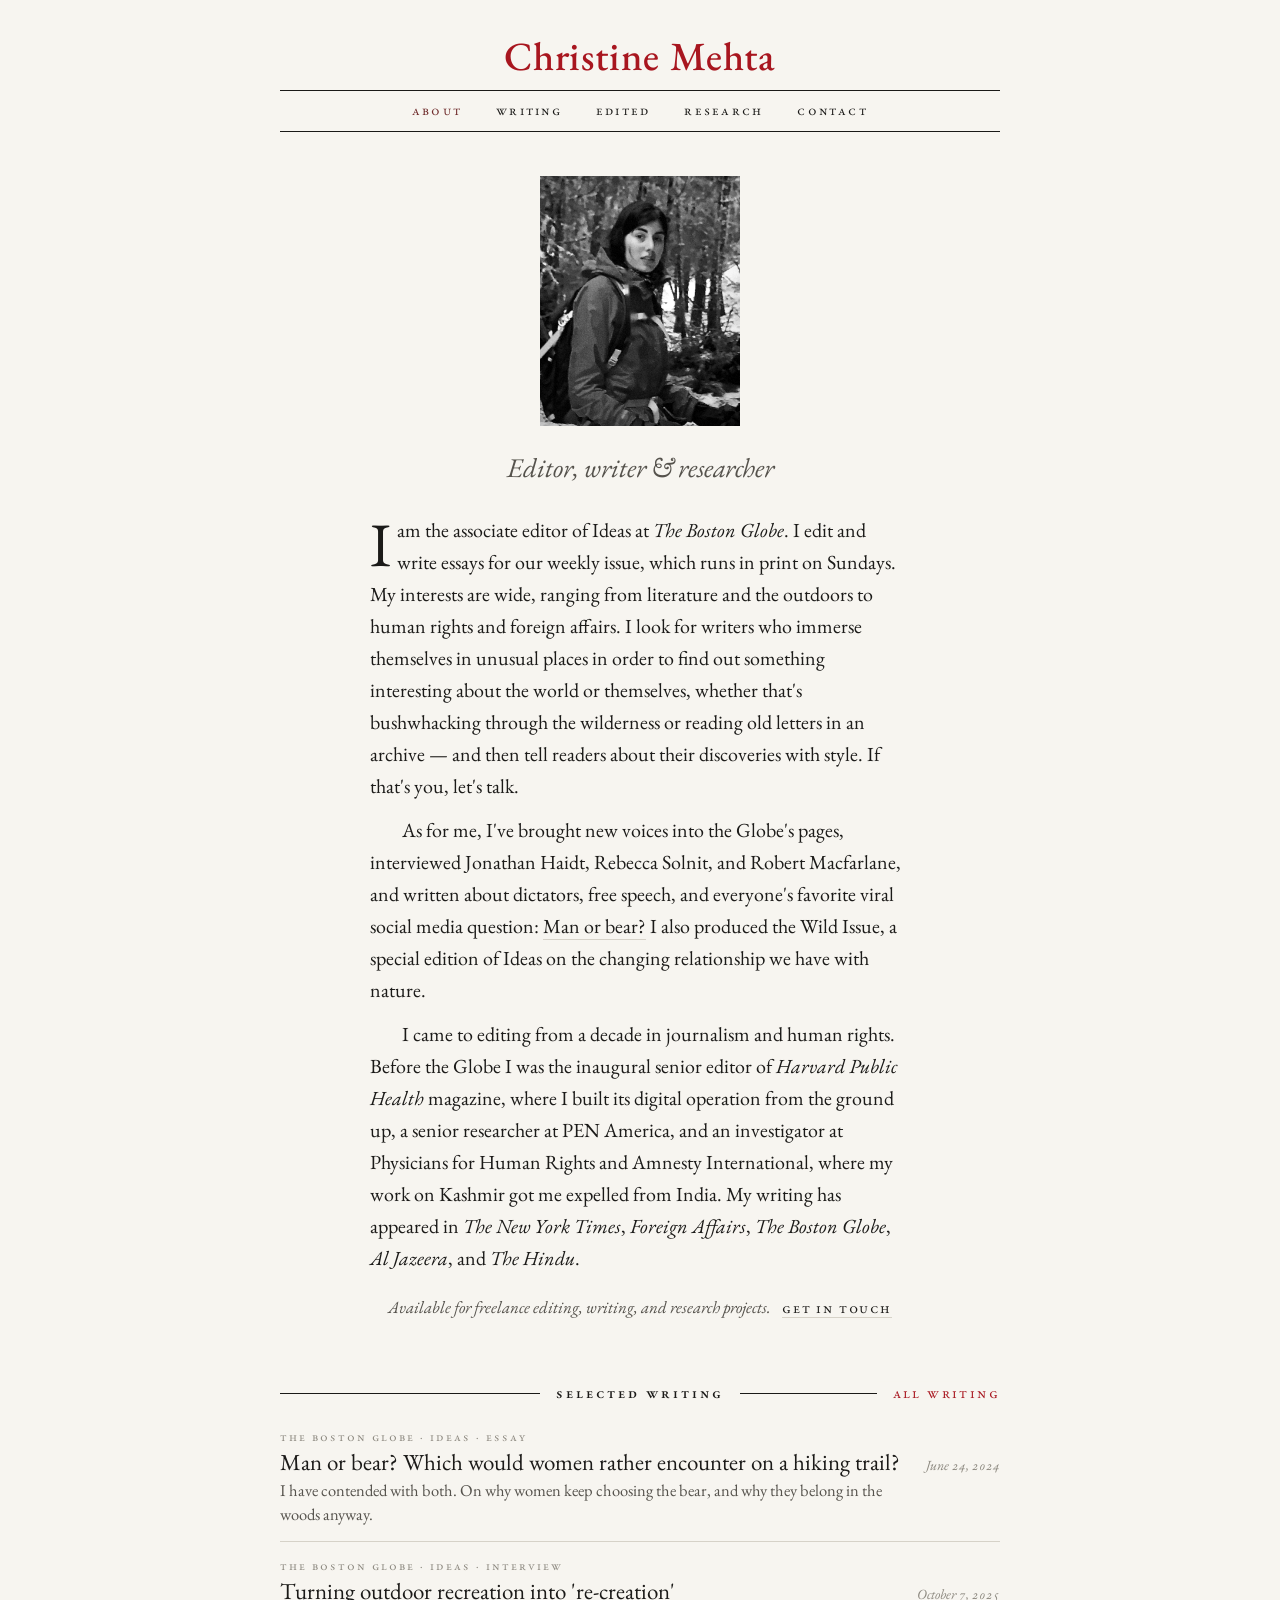
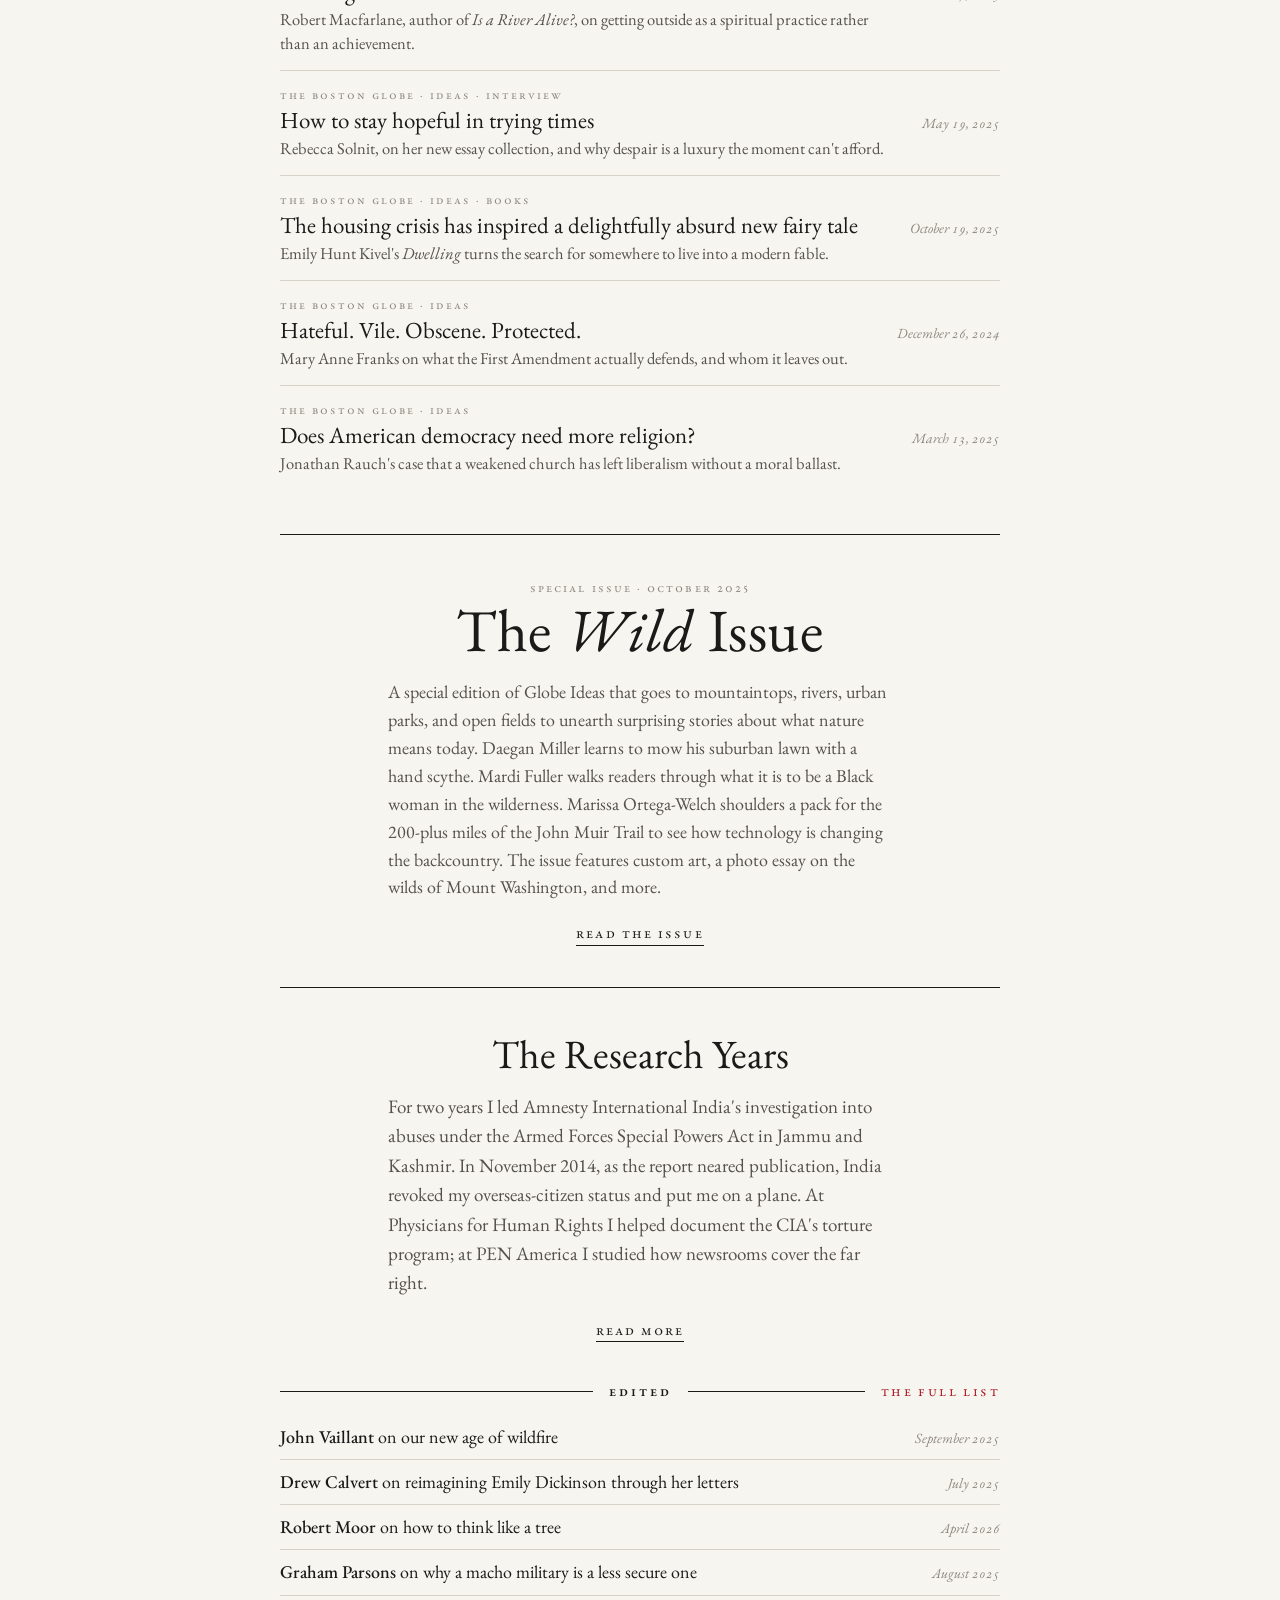
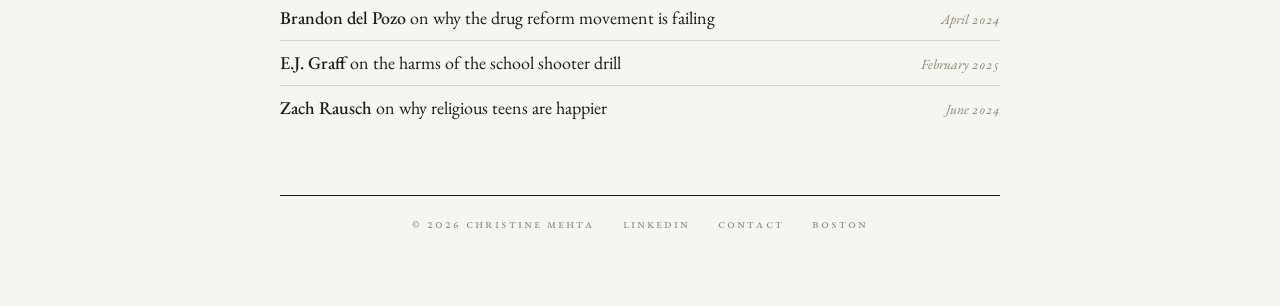
<file: index.html>
<!doctype html>
<html lang="en">
<head>
<meta charset="utf-8">
<meta name="viewport" content="width=device-width,initial-scale=1">
<title>Christine Mehta</title>
<meta name="description" content="Christine Mehta is an editor, writer, and researcher. Associate Editor of Ideas at The Boston Globe.">
<meta property="og:title" content="Christine Mehta">
<meta property="og:description" content="Christine Mehta is an editor, writer, and researcher. Associate Editor of Ideas at The Boston Globe.">
<meta property="og:image" content="https://www.christinemehta.com/assets/portrait.jpg">
<link rel="canonical" href="https://www.christinemehta.com/">
<link rel="preconnect" href="https://fonts.googleapis.com"><link rel="preconnect" href="https://fonts.gstatic.com" crossorigin><link rel="stylesheet" href="https://fonts.googleapis.com/css2?family=EB+Garamond:ital,wght@0,400;0,500;0,600;1,400;1,500&display=swap">
<link rel="stylesheet" href="assets/style.css">
</head>
<body>
<div class="wrap">
<header class="mast"><a class="name" href="index.html">Christine Mehta</a><nav aria-label="Site"><a href="index.html" aria-current="page">About</a><a href="writing.html">Writing</a><a href="edited.html">Edited</a><a href="research.html">Research</a><a href="contact.html">Contact</a></nav></header>
<main>

<section class="opener">
  <figure class="portrait">
    <img src="assets/portrait.jpg" alt="Christine Mehta, chest-up, in a red jacket on a snowy forest trail" width="680" height="850">
  </figure>
  <div class="who">
    <h1 class="role">Editor, writer <em>&amp;</em> researcher</h1>
    <div class="bio">
      <p>I am the associate editor of Ideas at <em>The Boston Globe</em>. I edit and write essays for our weekly issue, which runs in print on Sundays. My interests are wide, ranging from literature and the outdoors to human rights and foreign affairs. I look for writers who immerse themselves in unusual places in order to find out something interesting about the world or themselves, whether that's bushwhacking through the wilderness or reading old letters in an archive — and then tell readers about their discoveries with style. If that's you, let's talk.</p>
      <p>As for me, I've brought new voices into the Globe's pages, interviewed Jonathan Haidt, Rebecca Solnit, and Robert Macfarlane, and written about dictators, free speech, and everyone's favorite viral social media question: <a href="https://www.bostonglobe.com/2024/06/23/opinion/women-hikers-man-bear/" target="_blank" rel="noopener">Man or bear?</a> I also produced the Wild Issue, a special edition of Ideas on the changing relationship we have with nature.</p>
      <p>I came to editing from a decade in journalism and human rights. Before the Globe I was the inaugural senior editor of <em>Harvard Public Health</em> magazine, where I built its digital operation from the ground up, a senior researcher at PEN America, and an investigator at Physicians for Human Rights and Amnesty International, where my work on Kashmir got me expelled from India. My writing has appeared in <em>The New York Times</em>, <em>Foreign Affairs</em>, <em>The Boston Globe</em>, <em>Al Jazeera</em>, and <em>The Hindu</em>.</p>
    </div>
    <p class="avail"><span class="dot" aria-hidden="true"></span><span>Available for freelance editing, writing, and research projects.</span><a href="mailto:christineparu@gmail.com">Get in touch</a></p>
  </div>
</section>

<section class="sec" id="selected">
  <div class="sec-head"><h2>Selected writing</h2><a href="writing.html">All writing</a></div>
  <div class="pieces">
    <article class="piece">
      <span class="eyebrow">The Boston Globe · Ideas · Essay</span>
      <h3><a href="https://www.bostonglobe.com/2024/06/23/opinion/women-hikers-man-bear/" target="_blank" rel="noopener">Man or bear? Which would women rather encounter on a hiking trail?</a></h3>
      <p>I have contended with both. On why women keep choosing the bear, and why they belong in the woods anyway.</p>
      <span class="date">June 24, 2024</span>
    </article>
    <article class="piece">
      <span class="eyebrow">The Boston Globe · Ideas · Interview</span>
      <h3><a href="https://www.bostonglobe.com/2025/10/02/opinion/outdoor-recreation-robert-macfarlane/" target="_blank" rel="noopener">Turning outdoor recreation into 're-creation'</a></h3>
      <p>Robert Macfarlane, author of <em>Is a River Alive?</em>, on getting outside as a spiritual practice rather than an achievement.</p>
      <span class="date">October 7, 2025</span>
    </article>
    <article class="piece">
      <span class="eyebrow">The Boston Globe · Ideas · Interview</span>
      <h3><a href="https://www.bostonglobe.com/2025/05/19/opinion/rebecca-solnit-new-book-hope/" target="_blank" rel="noopener">How to stay hopeful in trying times</a></h3>
      <p>Rebecca Solnit, on her new essay collection, and why despair is a luxury the moment can't afford.</p>
      <span class="date">May 19, 2025</span>
    </article>
    <article class="piece">
      <span class="eyebrow">The Boston Globe · Ideas · Books</span>
      <h3><a href="https://www.bostonglobe.com/2025/10/19/opinion/dwelling-novel-housing-crisis/" target="_blank" rel="noopener">The housing crisis has inspired a delightfully absurd new fairy tale</a></h3>
      <p>Emily Hunt Kivel's <em>Dwelling</em> turns the search for somewhere to live into a modern fable.</p>
      <span class="date">October 19, 2025</span>
    </article>
    <article class="piece">
      <span class="eyebrow">The Boston Globe · Ideas</span>
      <h3><a href="https://www.bostonglobe.com/2024/12/26/opinion/fearless-speech-first-amendment-mary-anne-franks/" target="_blank" rel="noopener">Hateful. Vile. Obscene. Protected.</a></h3>
      <p>Mary Anne Franks on what the First Amendment actually defends, and whom it leaves out.</p>
      <span class="date">December 26, 2024</span>
    </article>
    <article class="piece">
      <span class="eyebrow">The Boston Globe · Ideas</span>
      <h3><a href="https://www.bostonglobe.com/2025/03/13/opinion/american-democracy-more-religion/" target="_blank" rel="noopener">Does American democracy need more religion?</a></h3>
      <p>Jonathan Rauch's case that a weakened church has left liberalism without a moral ballast.</p>
      <span class="date">March 13, 2025</span>
    </article>
  </div>
</section>

<section class="feature" id="wild">
  <div>
    <span class="eyebrow">Special issue · October 2025</span>
  </div>
  <div>
    <h2>The <em>Wild</em> Issue</h2>
    <p>A special edition of Globe Ideas that goes to mountaintops, rivers, urban parks, and open fields to unearth surprising stories about what nature means today. Daegan Miller learns to mow his suburban lawn with a hand scythe. Mardi Fuller walks readers through what it is to be a Black woman in the wilderness. Marissa Ortega-Welch shoulders a pack for the 200-plus miles of the John Muir Trail to see how technology is changing the backcountry. The issue features custom art, a photo essay on the wilds of Mount Washington, and more.</p>
    <a class="btn" href="https://apps.bostonglobe.com/opinion/ideas/graphics/2025/10/wild/" target="_blank" rel="noopener">Read the issue</a>
  </div>
</section>

<section class="band" id="research-teaser">
  <h2>The Research Years</h2>
  <div>
    <p>For two years I led Amnesty International India's investigation into abuses under the Armed Forces Special Powers Act in Jammu and Kashmir. In November 2014, as the report neared publication, India revoked my overseas-citizen status and put me on a plane. At Physicians for Human Rights I helped document the CIA's torture program; at PEN America I studied how newsrooms cover the far right.</p>
    <a class="btn" href="research.html">Read more</a>
  </div>
</section>

<section class="sec" id="edited-teaser">
  <div class="sec-head"><h2>Edited</h2><a href="edited.html">The full list</a></div>
  <div class="edited edited-solo">
    <ol class="edlist">
      <li><a href="https://www.bostonglobe.com/2025/09/21/opinion/john-vaillant-wildfire/" target="_blank" rel="noopener"><b>John Vaillant</b> on our new age of wildfire</a><span class="date">September 2025</span></li>
      <li><a href="https://www.bostonglobe.com/2025/07/27/opinion/emily-dickinson-letter-writing-loneliness/" target="_blank" rel="noopener"><b>Drew Calvert</b> on reimagining Emily Dickinson through her letters</a><span class="date">July 2025</span></li>
      <li><a href="https://www.bostonglobe.com/2026/04/03/opinion/how-to-think-like-a-tree/" target="_blank" rel="noopener"><b>Robert Moor</b> on how to think like a tree</a><span class="date">April 2026</span></li>
      <li><a href="https://www.bostonglobe.com/2025/08/13/opinion/pete-hegseth-military-national-security/" target="_blank" rel="noopener"><b>Graham Parsons</b> on why a macho military is a less secure one</a><span class="date">August 2025</span></li>
      <li><a href="https://www.bostonglobe.com/2024/04/25/opinion/oregon-drug-decriminalization-what-reformers-missed/" target="_blank" rel="noopener"><b>Brandon del Pozo</b> on why the drug reform movement is failing</a><span class="date">April 2024</span></li>
      <li><a href="https://www.bostonglobe.com/2025/02/28/opinion/school-shooter-drill-should-united-states-conduct-them/" target="_blank" rel="noopener"><b>E.J. Graff</b> on the harms of the school shooter drill</a><span class="date">February 2025</span></li>
      <li><a href="https://www.bostonglobe.com/2024/06/06/opinion/religious-teens-mental-health/" target="_blank" rel="noopener"><b>Zach Rausch</b> on why religious teens are happier</a><span class="date">June 2024</span></li>
    </ol>
  </div>
</section>

</main>
<footer><div>© 2026 Christine Mehta</div><div class="links"><a href="https://www.linkedin.com/in/christinemehta/" target="_blank" rel="noopener">LinkedIn</a><a href="contact.html">Contact</a></div><div>Boston</div></footer>
</div>
</body>
</html>
</file>
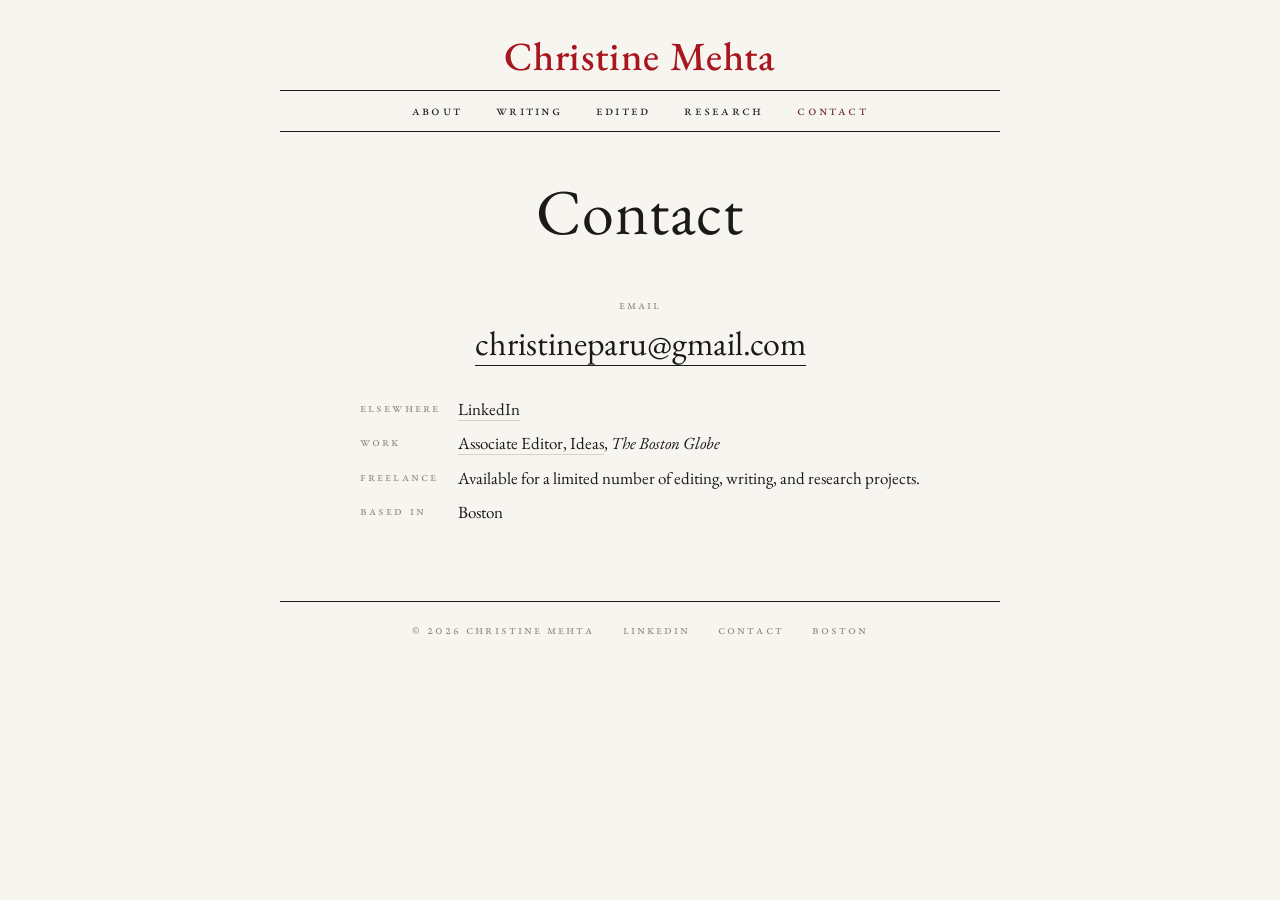
<file: contact.html>
<!doctype html>
<html lang="en">
<head>
<meta charset="utf-8">
<meta name="viewport" content="width=device-width,initial-scale=1">
<title>Contact · Christine Mehta</title>
<meta name="description" content="Get in touch with Christine Mehta.">
<meta property="og:title" content="Contact · Christine Mehta">
<meta property="og:description" content="Get in touch with Christine Mehta.">
<meta property="og:image" content="https://www.christinemehta.com/assets/portrait.jpg">
<link rel="canonical" href="https://www.christinemehta.com/contact.html">
<link rel="preconnect" href="https://fonts.googleapis.com"><link rel="preconnect" href="https://fonts.gstatic.com" crossorigin><link rel="stylesheet" href="https://fonts.googleapis.com/css2?family=EB+Garamond:ital,wght@0,400;0,500;0,600;1,400;1,500&display=swap">
<link rel="stylesheet" href="assets/style.css">
</head>
<body>
<div class="wrap">
<header class="mast"><a class="name" href="index.html">Christine Mehta</a><nav aria-label="Site"><a href="index.html">About</a><a href="writing.html">Writing</a><a href="edited.html">Edited</a><a href="research.html">Research</a><a href="contact.html" aria-current="page">Contact</a></nav></header>
<main>

<header class="page-head">
  <h1>Contact</h1>
</header>

<section class="contact">
  <div>
    <span class="eyebrow">Email</span><br>
    <a class="mail" href="mailto:christineparu@gmail.com">christineparu@gmail.com</a>
  </div>
  <dl>
    <dt>Elsewhere</dt><dd><a href="https://www.linkedin.com/in/christinemehta/" target="_blank" rel="noopener">LinkedIn</a></dd>
    <dt>Work</dt><dd><a href="https://www.bostonglobe.com/about/staff-list/staff/christine-mehta/" target="_blank" rel="noopener">Associate Editor, Ideas</a>, <em>The Boston Globe</em></dd>
    <dt>Freelance</dt><dd>Available for a limited number of editing, writing, and research projects.</dd>
    <dt>Based in</dt><dd>Boston</dd>
  </dl>
</section>

</main>
<footer><div>© 2026 Christine Mehta</div><div class="links"><a href="https://www.linkedin.com/in/christinemehta/" target="_blank" rel="noopener">LinkedIn</a><a href="contact.html">Contact</a></div><div>Boston</div></footer>
</div>
</body>
</html>
</file>
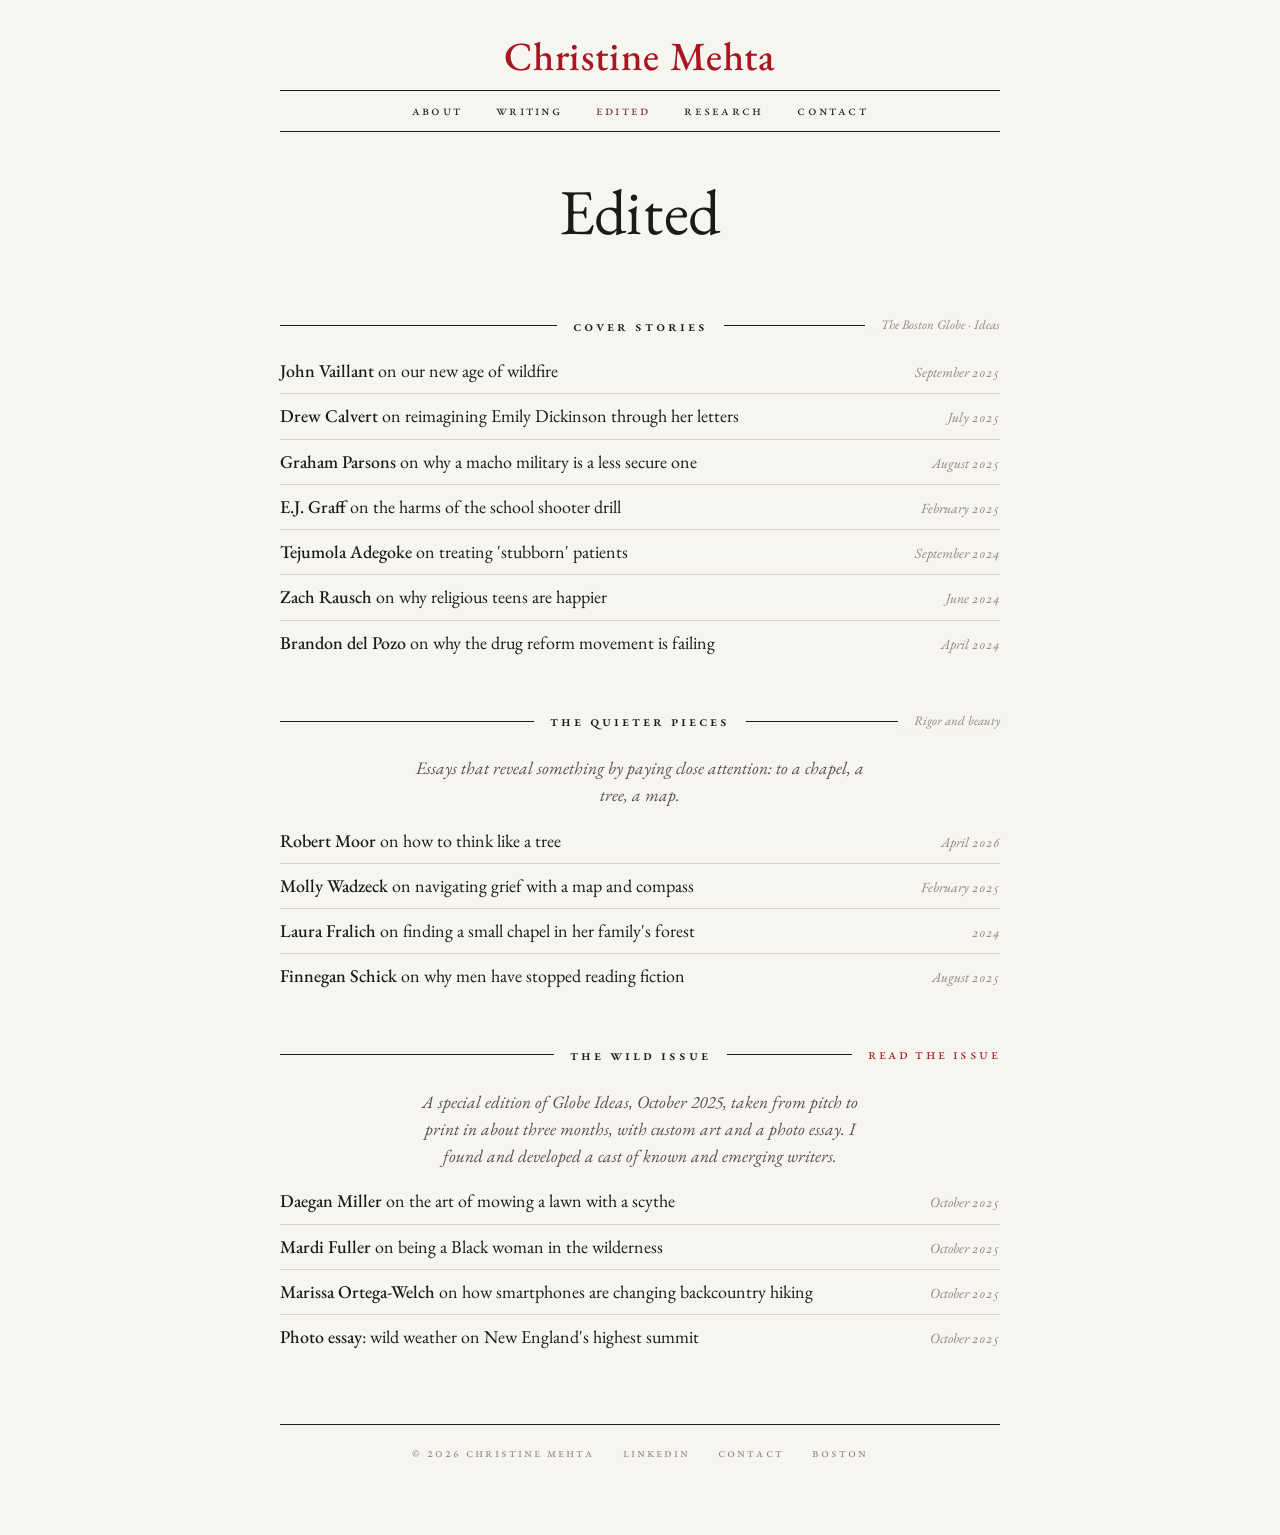
<file: edited.html>
<!doctype html>
<html lang="en">
<head>
<meta charset="utf-8">
<meta name="viewport" content="width=device-width,initial-scale=1">
<title>Edited · Christine Mehta</title>
<meta name="description" content="Cover stories and essays commissioned and edited by Christine Mehta for Globe Ideas.">
<meta property="og:title" content="Edited · Christine Mehta">
<meta property="og:description" content="Cover stories and essays commissioned and edited by Christine Mehta for Globe Ideas.">
<meta property="og:image" content="https://www.christinemehta.com/assets/portrait.jpg">
<link rel="canonical" href="https://www.christinemehta.com/edited.html">
<link rel="preconnect" href="https://fonts.googleapis.com"><link rel="preconnect" href="https://fonts.gstatic.com" crossorigin><link rel="stylesheet" href="https://fonts.googleapis.com/css2?family=EB+Garamond:ital,wght@0,400;0,500;0,600;1,400;1,500&display=swap">
<link rel="stylesheet" href="assets/style.css">
</head>
<body>
<div class="wrap">
<header class="mast"><a class="name" href="index.html">Christine Mehta</a><nav aria-label="Site"><a href="index.html">About</a><a href="writing.html">Writing</a><a href="edited.html" aria-current="page">Edited</a><a href="research.html">Research</a><a href="contact.html">Contact</a></nav></header>
<main>

<header class="page-head">
  <h1>Edited</h1>
</header>

<section class="sec">
  <div class="sec-head"><h2>Cover stories</h2><span class="kicker">The Boston Globe · Ideas</span></div>
  <div class="edited edited-solo">
    <ol class="edlist">
      <li><a href="https://www.bostonglobe.com/2025/09/21/opinion/john-vaillant-wildfire/" target="_blank" rel="noopener"><b>John Vaillant</b> on our new age of wildfire</a><span class="date">September 2025</span></li>
      <li><a href="https://www.bostonglobe.com/2025/07/27/opinion/emily-dickinson-letter-writing-loneliness/" target="_blank" rel="noopener"><b>Drew Calvert</b> on reimagining Emily Dickinson through her letters</a><span class="date">July 2025</span></li>
      <li><a href="https://www.bostonglobe.com/2025/08/13/opinion/pete-hegseth-military-national-security/" target="_blank" rel="noopener"><b>Graham Parsons</b> on why a macho military is a less secure one</a><span class="date">August 2025</span></li>
      <li><a href="https://www.bostonglobe.com/2025/02/28/opinion/school-shooter-drill-should-united-states-conduct-them/" target="_blank" rel="noopener"><b>E.J. Graff</b> on the harms of the school shooter drill</a><span class="date">February 2025</span></li>
      <li><a href="https://www.bostonglobe.com/2024/09/26/opinion/fertility-loss-grief/" target="_blank" rel="noopener"><b>Tejumola Adegoke</b> on treating 'stubborn' patients</a><span class="date">September 2024</span></li>
      <li><a href="https://www.bostonglobe.com/2024/06/06/opinion/religious-teens-mental-health/" target="_blank" rel="noopener"><b>Zach Rausch</b> on why religious teens are happier</a><span class="date">June 2024</span></li>
      <li><a href="https://www.bostonglobe.com/2024/04/25/opinion/oregon-drug-decriminalization-what-reformers-missed/" target="_blank" rel="noopener"><b>Brandon del Pozo</b> on why the drug reform movement is failing</a><span class="date">April 2024</span></li>
    </ol>
  </div>
</section>

<section class="sec">
  <div class="sec-head"><h2>The quieter pieces</h2><span class="kicker">Rigor and beauty</span></div>
  <div class="edited">
    <p>Essays that reveal something by paying close attention: to a chapel, a tree, a map.</p>
    <ol class="edlist">
      <li><a href="https://www.bostonglobe.com/2026/04/03/opinion/how-to-think-like-a-tree/" target="_blank" rel="noopener"><b>Robert Moor</b> on how to think like a tree</a><span class="date">April 2026</span></li>
      <li><a href="https://www.bostonglobe.com/2025/02/23/opinion/embrace-maps-instead-of-gps/" target="_blank" rel="noopener"><b>Molly Wadzeck</b> on navigating grief with a map and compass</a><span class="date">February 2025</span></li>
      <li><a href="https://www.laurafralichwrites.com/post/a-chapel-in-the-woods" target="_blank" rel="noopener"><b>Laura Fralich</b> on finding a small chapel in her family's forest</a><span class="date">2024</span></li>
      <li><a href="https://www.bostonglobe.com/2025/08/06/opinion/men-reading-fiction/" target="_blank" rel="noopener"><b>Finnegan Schick</b> on why men have stopped reading fiction</a><span class="date">August 2025</span></li>
    </ol>
  </div>
</section>

<section class="sec">
  <div class="sec-head"><h2>The Wild Issue</h2><a href="https://apps.bostonglobe.com/opinion/ideas/graphics/2025/10/wild/" target="_blank" rel="noopener">Read the issue</a></div>
  <div class="edited">
    <p>A special edition of Globe Ideas, October 2025, taken from pitch to print in about three months, with custom art and a photo essay. I found and developed a cast of known and emerging writers.</p>
    <ol class="edlist">
      <li><a href="https://www.bostonglobe.com/2025/10/03/opinion/mowing-lawn-scythe-nature/" target="_blank" rel="noopener"><b>Daegan Miller</b> on the art of mowing a lawn with a scythe</a><span class="date">October 2025</span></li>
      <li><a href="https://www.bostonglobe.com/2025/10/05/opinion/diversity-outdoor-recreation/" target="_blank" rel="noopener"><b>Mardi Fuller</b> on being a Black woman in the wilderness</a><span class="date">October 2025</span></li>
      <li><a href="https://www.bostonglobe.com/2025/10/01/opinion/smartphones-wilderness-backcountry-hiking/" target="_blank" rel="noopener"><b>Marissa Ortega-Welch</b> on how smartphones are changing backcountry hiking</a><span class="date">October 2025</span></li>
      <li><a href="https://www.bostonglobe.com/2025/10/01/opinion/mt-washington-weather-photos/" target="_blank" rel="noopener"><b>Photo essay</b>: wild weather on New England's highest summit</a><span class="date">October 2025</span></li>
    </ol>
  </div>
</section>


</main>
<footer><div>© 2026 Christine Mehta</div><div class="links"><a href="https://www.linkedin.com/in/christinemehta/" target="_blank" rel="noopener">LinkedIn</a><a href="contact.html">Contact</a></div><div>Boston</div></footer>
</div>
</body>
</html>
</file>
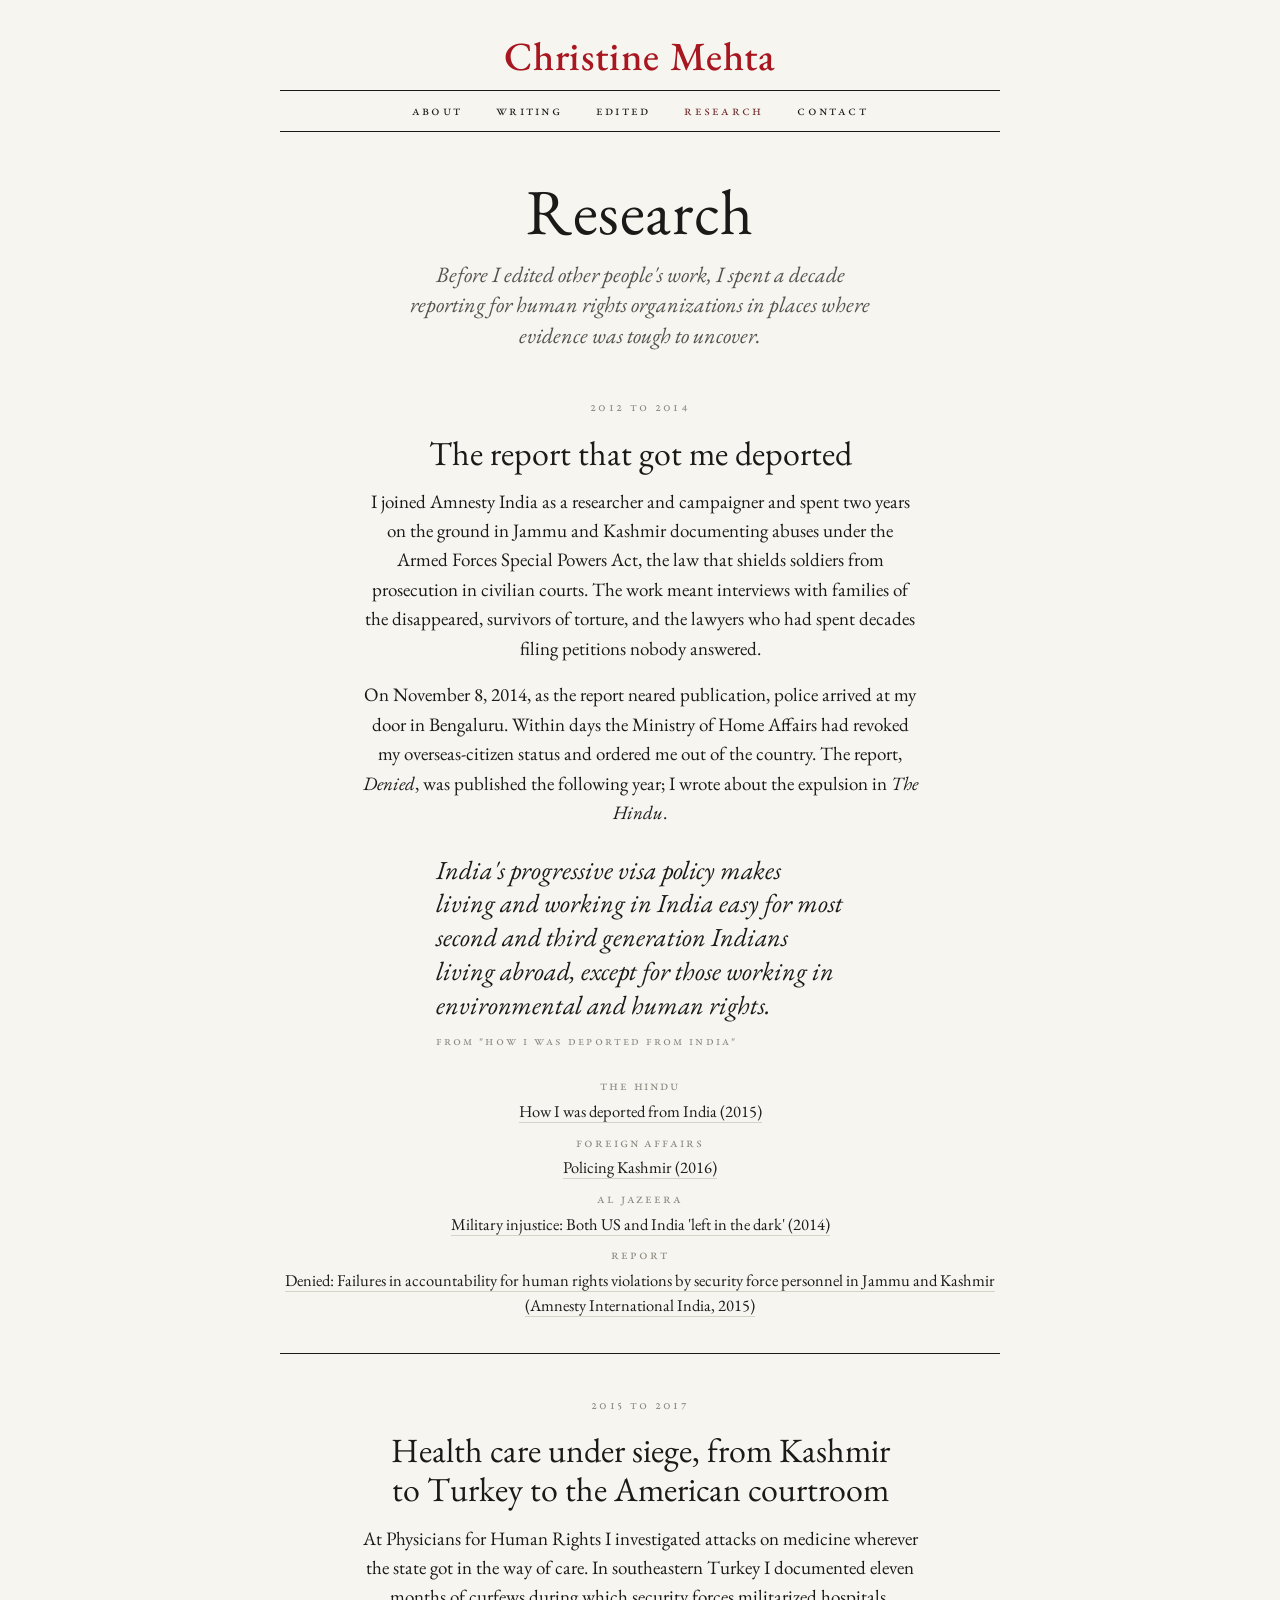
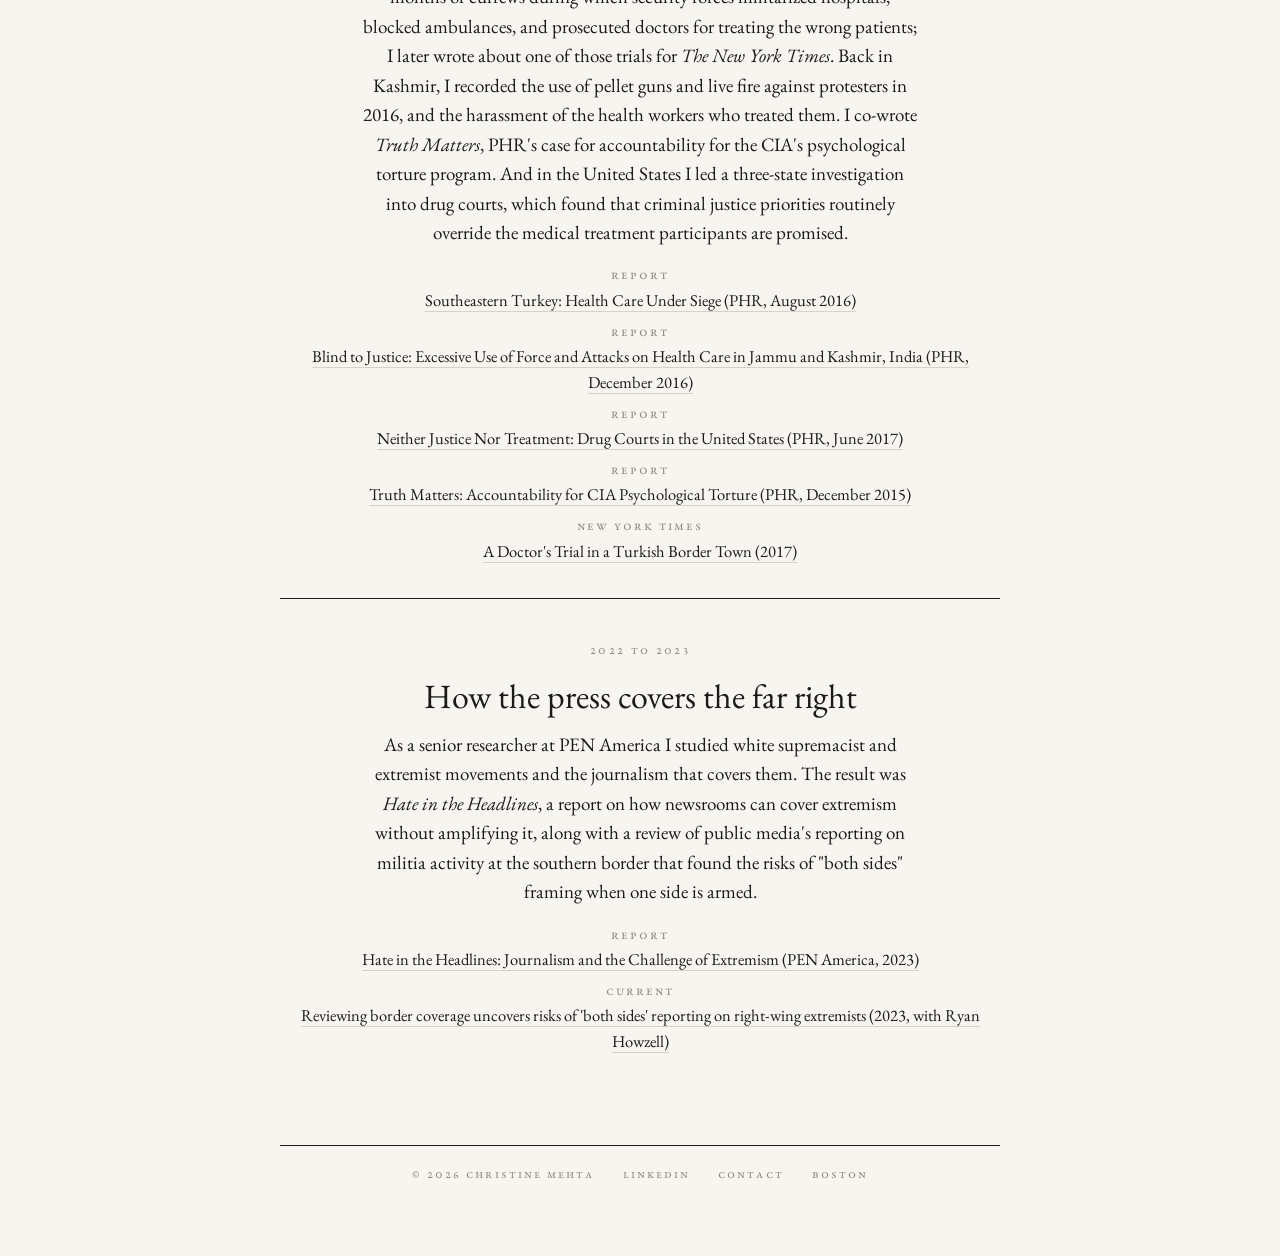
<file: research.html>
<!doctype html>
<html lang="en">
<head>
<meta charset="utf-8">
<meta name="viewport" content="width=device-width,initial-scale=1">
<title>Research · Christine Mehta</title>
<meta name="description" content="Human rights research by Christine Mehta: Amnesty International India, Physicians for Human Rights, PEN America.">
<meta property="og:title" content="Research · Christine Mehta">
<meta property="og:description" content="Human rights research by Christine Mehta: Amnesty International India, Physicians for Human Rights, PEN America.">
<meta property="og:image" content="https://www.christinemehta.com/assets/portrait.jpg">
<link rel="canonical" href="https://www.christinemehta.com/research.html">
<link rel="preconnect" href="https://fonts.googleapis.com"><link rel="preconnect" href="https://fonts.gstatic.com" crossorigin><link rel="stylesheet" href="https://fonts.googleapis.com/css2?family=EB+Garamond:ital,wght@0,400;0,500;0,600;1,400;1,500&display=swap">
<link rel="stylesheet" href="assets/style.css">
</head>
<body>
<div class="wrap">
<header class="mast"><a class="name" href="index.html">Christine Mehta</a><nav aria-label="Site"><a href="index.html">About</a><a href="writing.html">Writing</a><a href="edited.html">Edited</a><a href="research.html" aria-current="page">Research</a><a href="contact.html">Contact</a></nav></header>
<main>

<header class="page-head">
  <h1>Research</h1>
  <p>Before I edited other people's work, I spent a decade reporting for human rights organizations in places where evidence was tough to uncover.</p>
</header>

<ol class="tl">
  <li>
    <div>
      <span class="when">2012 to 2014</span>
    </div>
    <div>
      <h2>The report that got me deported</h2>
      <p>I joined Amnesty India as a researcher and campaigner and spent two years on the ground in Jammu and Kashmir documenting abuses under the Armed Forces Special Powers Act, the law that shields soldiers from prosecution in civilian courts. The work meant interviews with families of the disappeared, survivors of torture, and the lawyers who had spent decades filing petitions nobody answered.</p>
      <p>On November 8, 2014, as the report neared publication, police arrived at my door in Bengaluru. Within days the Ministry of Home Affairs had revoked my overseas-citizen status and ordered me out of the country. The report, <em>Denied</em>, was published the following year; I wrote about the expulsion in <em>The Hindu</em>.</p>
      <blockquote class="pull">India's progressive visa policy makes living and working in India easy for most second and third generation Indians living abroad, except for those working in environmental and human rights.<cite>From "How I was deported from India"</cite></blockquote>
      <ul>
        <li><b>The Hindu</b><a href="https://www.thehindu.com/opinion/op-ed/christine-mehta-writes-on-how-she-was-deported-from-india-for-her-report-on-afspa/article7375878.ece" target="_blank" rel="noopener">How I was deported from India (2015)</a></li>
        <li><b>Foreign Affairs</b><a href="https://www.foreignaffairs.com/articles/kashmir/2016-07-27/policing-kashmir" target="_blank" rel="noopener">Policing Kashmir (2016)</a></li>
        <li><b>Al Jazeera</b><a href="https://www.aljazeera.com/opinions/2014/8/26/military-injustice-both-us-and-india-left-in-the-dark" target="_blank" rel="noopener">Military injustice: Both US and India 'left in the dark' (2014)</a></li>
        <li><b>Report</b><a href="https://www.amnesty.org/en/documents/asa20/1874/2015/en/" target="_blank" rel="noopener">Denied: Failures in accountability for human rights violations by security force personnel in Jammu and Kashmir (Amnesty International India, 2015)</a></li>
      </ul>
    </div>
  </li>
  <li>
    <div>
      <span class="when">2015 to 2017</span>
    </div>
    <div>
      <h2>Health care under siege, from Kashmir to Turkey to the American courtroom</h2>
      <p>At Physicians for Human Rights I investigated attacks on medicine wherever the state got in the way of care. In southeastern Turkey I documented eleven months of curfews during which security forces militarized hospitals, blocked ambulances, and prosecuted doctors for treating the wrong patients; I later wrote about one of those trials for <em>The New York Times</em>. Back in Kashmir, I recorded the use of pellet guns and live fire against protesters in 2016, and the harassment of the health workers who treated them. I co-wrote <em>Truth Matters</em>, PHR's case for accountability for the CIA's psychological torture program. And in the United States I led a three-state investigation into drug courts, which found that criminal justice priorities routinely override the medical treatment participants are promised.</p>
      <ul>
        <li><b>Report</b><a href="https://phr.org/wp-content/uploads/2018/09/southeastern-turkey-health-care-under-siege.pdf" target="_blank" rel="noopener">Southeastern Turkey: Health Care Under Siege (PHR, August 2016)</a></li>
        <li><b>Report</b><a href="https://phr.org/our-work/resources/blind-to-justice-excessive-use-of-force-and-attacks-on-health-care-in-jammu-and-kashmir-india/" target="_blank" rel="noopener">Blind to Justice: Excessive Use of Force and Attacks on Health Care in Jammu and Kashmir, India (PHR, December 2016)</a></li>
        <li><b>Report</b><a href="https://phr.org/our-work/resources/niether-justice-nor-treatment/" target="_blank" rel="noopener">Neither Justice Nor Treatment: Drug Courts in the United States (PHR, June 2017)</a></li>
        <li><b>Report</b><a href="https://s3.amazonaws.com/PHR_Reports/truth-matters.pdf" target="_blank" rel="noopener">Truth Matters: Accountability for CIA Psychological Torture (PHR, December 2015)</a></li>
        <li><b>New York Times</b><a href="https://www.nytimes.com/2017/05/29/opinion/a-doctors-trial-in-a-turkish-border-town.html" target="_blank" rel="noopener">A Doctor's Trial in a Turkish Border Town (2017)</a></li>
      </ul>
    </div>
  </li>
  <li>
    <div>
      <span class="when">2022 to 2023</span>
    </div>
    <div>
      <h2>How the press covers the far right</h2>
      <p>As a senior researcher at PEN America I studied white supremacist and extremist movements and the journalism that covers them. The result was <em>Hate in the Headlines</em>, a report on how newsrooms can cover extremism without amplifying it, along with a review of public media's reporting on militia activity at the southern border that found the risks of "both sides" framing when one side is armed.</p>
      <ul>
        <li><b>Report</b><a href="https://pen.org/report/hate-in-the-headlines/" target="_blank" rel="noopener">Hate in the Headlines: Journalism and the Challenge of Extremism (PEN America, 2023)</a></li>
        <li><b>Current</b><a href="https://current.org/2023/02/reviewing-border-coverage-uncovers-risks-of-both-sides-reporting-on-right-wing-extremists/" target="_blank" rel="noopener">Reviewing border coverage uncovers risks of 'both sides' reporting on right-wing extremists (2023, with Ryan Howzell)</a></li>
      </ul>
    </div>
  </li>
</ol>

</main>
<footer><div>© 2026 Christine Mehta</div><div class="links"><a href="https://www.linkedin.com/in/christinemehta/" target="_blank" rel="noopener">LinkedIn</a><a href="contact.html">Contact</a></div><div>Boston</div></footer>
</div>
</body>
</html>
</file>
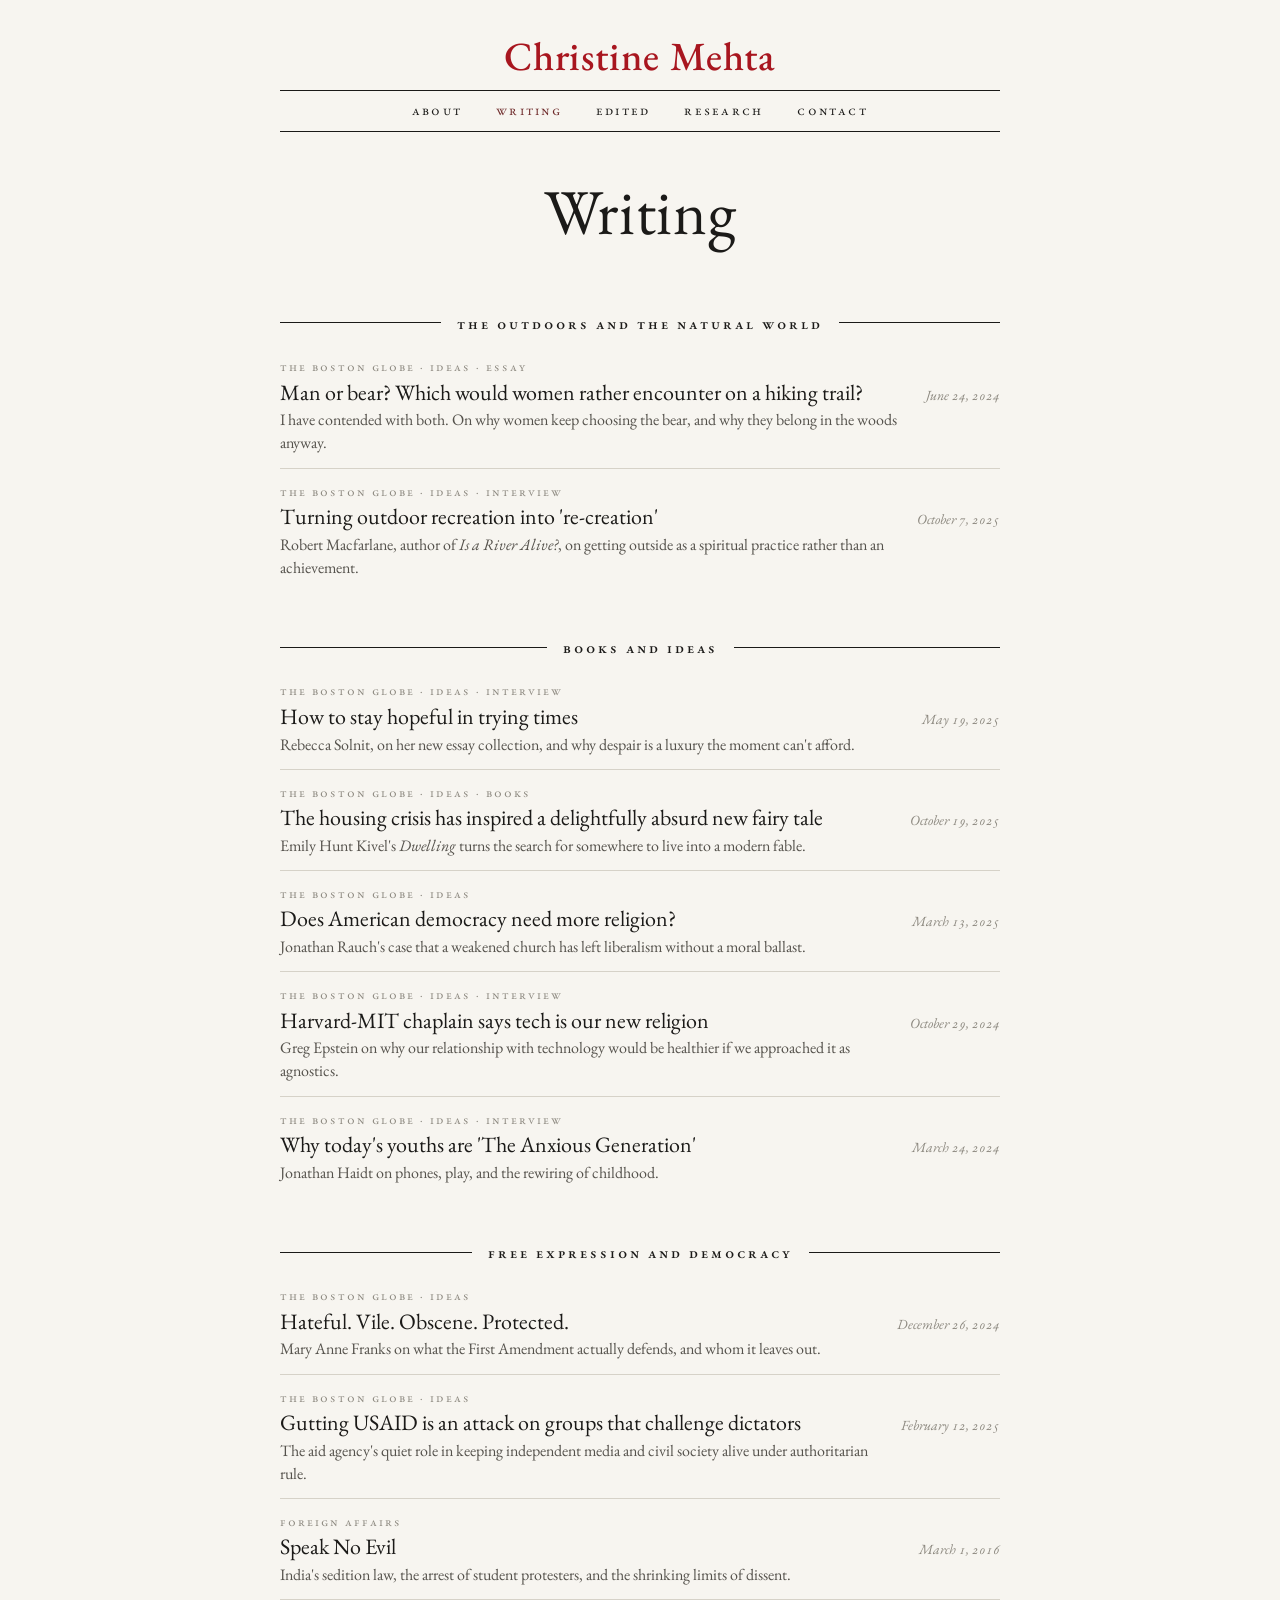
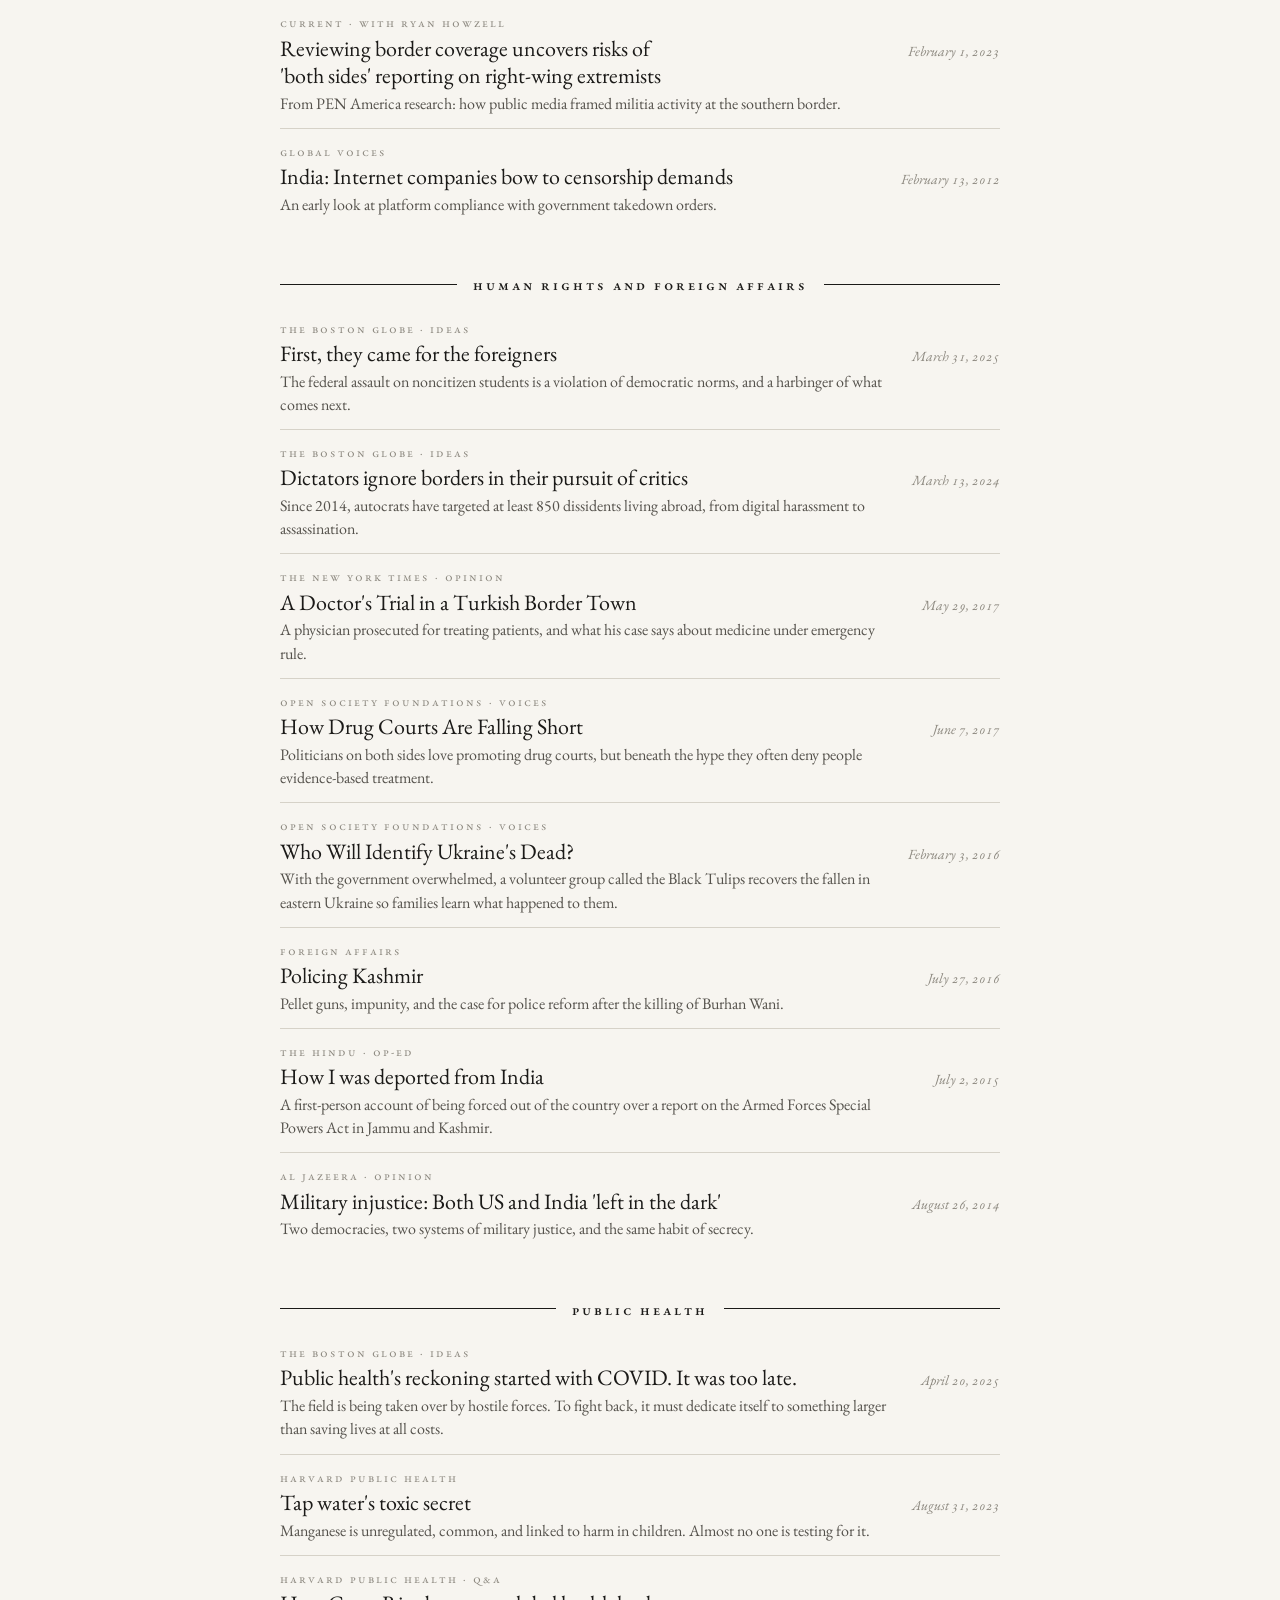
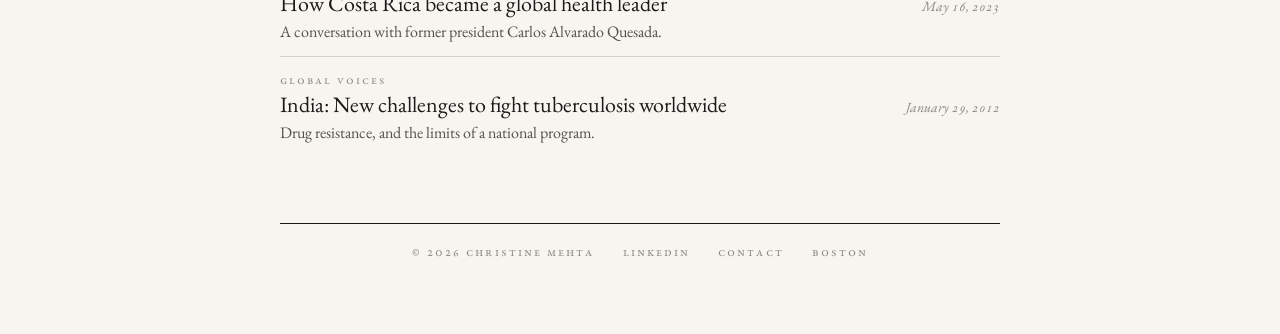
<file: writing.html>
<!doctype html>
<html lang="en">
<head>
<meta charset="utf-8">
<meta name="viewport" content="width=device-width,initial-scale=1">
<title>Writing · Christine Mehta</title>
<meta name="description" content="Essays, interviews, reviews, and reporting by Christine Mehta.">
<meta property="og:title" content="Writing · Christine Mehta">
<meta property="og:description" content="Essays, interviews, reviews, and reporting by Christine Mehta.">
<meta property="og:image" content="https://www.christinemehta.com/assets/portrait.jpg">
<link rel="canonical" href="https://www.christinemehta.com/writing.html">
<link rel="preconnect" href="https://fonts.googleapis.com"><link rel="preconnect" href="https://fonts.gstatic.com" crossorigin><link rel="stylesheet" href="https://fonts.googleapis.com/css2?family=EB+Garamond:ital,wght@0,400;0,500;0,600;1,400;1,500&display=swap">
<link rel="stylesheet" href="assets/style.css">
</head>
<body>
<div class="wrap">
<header class="mast"><a class="name" href="index.html">Christine Mehta</a><nav aria-label="Site"><a href="index.html">About</a><a href="writing.html" aria-current="page">Writing</a><a href="edited.html">Edited</a><a href="research.html">Research</a><a href="contact.html">Contact</a></nav></header>
<main>

<header class="page-head">
  <h1>Writing</h1>
</header>

<section class="theme">
  <div><h2>The outdoors and the natural world</h2></div>
  <ul class="clips">
    
<li class="clip">
  <span class="eyebrow">The Boston Globe · Ideas · Essay</span>
  <h3><a href="https://www.bostonglobe.com/2024/06/23/opinion/women-hikers-man-bear/" target="_blank" rel="noopener">Man or bear? Which would women rather encounter on a hiking trail?</a></h3>
  <p>I have contended with both. On why women keep choosing the bear, and why they belong in the woods anyway.</p>
  <span class="date">June 24, 2024</span>
</li>
    
<li class="clip">
  <span class="eyebrow">The Boston Globe · Ideas · Interview</span>
  <h3><a href="https://www.bostonglobe.com/2025/10/02/opinion/outdoor-recreation-robert-macfarlane/" target="_blank" rel="noopener">Turning outdoor recreation into 're-creation'</a></h3>
  <p>Robert Macfarlane, author of <em>Is a River Alive?</em>, on getting outside as a spiritual practice rather than an achievement.</p>
  <span class="date">October 7, 2025</span>
</li>
  </ul>
</section>

<section class="theme">
  <div><h2>Books and ideas</h2></div>
  <ul class="clips">
    
<li class="clip">
  <span class="eyebrow">The Boston Globe · Ideas · Interview</span>
  <h3><a href="https://www.bostonglobe.com/2025/05/19/opinion/rebecca-solnit-new-book-hope/" target="_blank" rel="noopener">How to stay hopeful in trying times</a></h3>
  <p>Rebecca Solnit, on her new essay collection, and why despair is a luxury the moment can't afford.</p>
  <span class="date">May 19, 2025</span>
</li>
    
<li class="clip">
  <span class="eyebrow">The Boston Globe · Ideas · Books</span>
  <h3><a href="https://www.bostonglobe.com/2025/10/19/opinion/dwelling-novel-housing-crisis/" target="_blank" rel="noopener">The housing crisis has inspired a delightfully absurd new fairy tale</a></h3>
  <p>Emily Hunt Kivel's <em>Dwelling</em> turns the search for somewhere to live into a modern fable.</p>
  <span class="date">October 19, 2025</span>
</li>
    
<li class="clip">
  <span class="eyebrow">The Boston Globe · Ideas</span>
  <h3><a href="https://www.bostonglobe.com/2025/03/13/opinion/american-democracy-more-religion/" target="_blank" rel="noopener">Does American democracy need more religion?</a></h3>
  <p>Jonathan Rauch's case that a weakened church has left liberalism without a moral ballast.</p>
  <span class="date">March 13, 2025</span>
</li>
    
<li class="clip">
  <span class="eyebrow">The Boston Globe · Ideas · Interview</span>
  <h3><a href="https://www.bostonglobe.com/2024/10/29/opinion/tech-agnostic-greg-epstein/" target="_blank" rel="noopener">Harvard-MIT chaplain says tech is our new religion</a></h3>
  <p>Greg Epstein on why our relationship with technology would be healthier if we approached it as agnostics.</p>
  <span class="date">October 29, 2024</span>
</li>
    
<li class="clip">
  <span class="eyebrow">The Boston Globe · Ideas · Interview</span>
  <h3><a href="https://www.bostonglobe.com/2024/03/24/opinion/jonathan-haidt-the-anxious-generation/" target="_blank" rel="noopener">Why today's youths are 'The Anxious Generation'</a></h3>
  <p>Jonathan Haidt on phones, play, and the rewiring of childhood.</p>
  <span class="date">March 24, 2024</span>
</li>
  </ul>
</section>

<section class="theme">
  <div><h2>Free expression and democracy</h2></div>
  <ul class="clips">
    
<li class="clip">
  <span class="eyebrow">The Boston Globe · Ideas</span>
  <h3><a href="https://www.bostonglobe.com/2024/12/26/opinion/fearless-speech-first-amendment-mary-anne-franks/" target="_blank" rel="noopener">Hateful. Vile. Obscene. Protected.</a></h3>
  <p>Mary Anne Franks on what the First Amendment actually defends, and whom it leaves out.</p>
  <span class="date">December 26, 2024</span>
</li>
    
<li class="clip">
  <span class="eyebrow">The Boston Globe · Ideas</span>
  <h3><a href="https://www.bostonglobe.com/2025/02/12/opinion/usaid-musk-trump-attack-on-groups-challenging-dictators/" target="_blank" rel="noopener">Gutting USAID is an attack on groups that challenge dictators</a></h3>
  <p>The aid agency's quiet role in keeping independent media and civil society alive under authoritarian rule.</p>
  <span class="date">February 12, 2025</span>
</li>
    
<li class="clip">
  <span class="eyebrow">Foreign Affairs</span>
  <h3><a href="https://www.foreignaffairs.com/articles/india/2016-03-01/speak-no-evil" target="_blank" rel="noopener">Speak No Evil</a></h3>
  <p>India's sedition law, the arrest of student protesters, and the shrinking limits of dissent.</p>
  <span class="date">March 1, 2016</span>
</li>
    
<li class="clip">
  <span class="eyebrow">Current · with Ryan Howzell</span>
  <h3><a href="https://current.org/2023/02/reviewing-border-coverage-uncovers-risks-of-both-sides-reporting-on-right-wing-extremists/" target="_blank" rel="noopener">Reviewing border coverage uncovers risks of 'both sides' reporting on right-wing extremists</a></h3>
  <p>From PEN America research: how public media framed militia activity at the southern border.</p>
  <span class="date">February 1, 2023</span>
</li>
    
<li class="clip">
  <span class="eyebrow">Global Voices</span>
  <h3><a href="https://globalvoices.org/2012/02/13/india-internet-companies-bow-to-censorship-demands/" target="_blank" rel="noopener">India: Internet companies bow to censorship demands</a></h3>
  <p>An early look at platform compliance with government takedown orders.</p>
  <span class="date">February 13, 2012</span>
</li>
  </ul>
</section>

<section class="theme">
  <div><h2>Human rights and foreign affairs</h2></div>
  <ul class="clips">
    
<li class="clip">
  <span class="eyebrow">The Boston Globe · Ideas</span>
  <h3><a href="https://www.bostonglobe.com/2025/03/31/opinion/rumeysa-ozturk-deportation-free-speech/" target="_blank" rel="noopener">First, they came for the foreigners</a></h3>
  <p>The federal assault on noncitizen students is a violation of democratic norms, and a harbinger of what comes next.</p>
  <span class="date">March 31, 2025</span>
</li>
    
<li class="clip">
  <span class="eyebrow">The Boston Globe · Ideas</span>
  <h3><a href="https://www.bostonglobe.com/2024/03/13/opinion/transnational-repression-global-authoritarianism/" target="_blank" rel="noopener">Dictators ignore borders in their pursuit of critics</a></h3>
  <p>Since 2014, autocrats have targeted at least 850 dissidents living abroad, from digital harassment to assassination.</p>
  <span class="date">March 13, 2024</span>
</li>
    
<li class="clip">
  <span class="eyebrow">The New York Times · Opinion</span>
  <h3><a href="https://www.nytimes.com/2017/05/29/opinion/a-doctors-trial-in-a-turkish-border-town.html" target="_blank" rel="noopener">A Doctor's Trial in a Turkish Border Town</a></h3>
  <p>A physician prosecuted for treating patients, and what his case says about medicine under emergency rule.</p>
  <span class="date">May 29, 2017</span>
</li>
    
<li class="clip">
  <span class="eyebrow">Open Society Foundations · Voices</span>
  <h3><a href="https://www.opensocietyfoundations.org/voices/how-drug-courts-are-falling-short" target="_blank" rel="noopener">How Drug Courts Are Falling Short</a></h3>
  <p>Politicians on both sides love promoting drug courts, but beneath the hype they often deny people evidence-based treatment.</p>
  <span class="date">June 7, 2017</span>
</li>
    
<li class="clip">
  <span class="eyebrow">Open Society Foundations · Voices</span>
  <h3><a href="https://www.opensocietyfoundations.org/voices/who-will-identify-ukraine-s-dead" target="_blank" rel="noopener">Who Will Identify Ukraine's Dead?</a></h3>
  <p>With the government overwhelmed, a volunteer group called the Black Tulips recovers the fallen in eastern Ukraine so families learn what happened to them.</p>
  <span class="date">February 3, 2016</span>
</li>
    
<li class="clip">
  <span class="eyebrow">Foreign Affairs</span>
  <h3><a href="https://www.foreignaffairs.com/articles/kashmir/2016-07-27/policing-kashmir" target="_blank" rel="noopener">Policing Kashmir</a></h3>
  <p>Pellet guns, impunity, and the case for police reform after the killing of Burhan Wani.</p>
  <span class="date">July 27, 2016</span>
</li>
    
<li class="clip">
  <span class="eyebrow">The Hindu · Op-Ed</span>
  <h3><a href="https://www.thehindu.com/opinion/op-ed/christine-mehta-writes-on-how-she-was-deported-from-india-for-her-report-on-afspa/article7375878.ece" target="_blank" rel="noopener">How I was deported from India</a></h3>
  <p>A first-person account of being forced out of the country over a report on the Armed Forces Special Powers Act in Jammu and Kashmir.</p>
  <span class="date">July 2, 2015</span>
</li>
    
<li class="clip">
  <span class="eyebrow">Al Jazeera · Opinion</span>
  <h3><a href="https://www.aljazeera.com/opinions/2014/8/26/military-injustice-both-us-and-india-left-in-the-dark" target="_blank" rel="noopener">Military injustice: Both US and India 'left in the dark'</a></h3>
  <p>Two democracies, two systems of military justice, and the same habit of secrecy.</p>
  <span class="date">August 26, 2014</span>
</li>
  </ul>
</section>

<section class="theme">
  <div><h2>Public health</h2></div>
  <ul class="clips">
    
<li class="clip">
  <span class="eyebrow">The Boston Globe · Ideas</span>
  <h3><a href="https://www.bostonglobe.com/2025/04/20/opinion/public-health-reckoning-covid-pandemic-too-late/" target="_blank" rel="noopener">Public health's reckoning started with COVID. It was too late.</a></h3>
  <p>The field is being taken over by hostile forces. To fight back, it must dedicate itself to something larger than saving lives at all costs.</p>
  <span class="date">April 20, 2025</span>
</li>
    
<li class="clip">
  <span class="eyebrow">Harvard Public Health</span>
  <h3><a href="https://harvardpublichealth.org/environmental-health/manganese-in-water-a-threat-to-americans-health/" target="_blank" rel="noopener">Tap water's toxic secret</a></h3>
  <p>Manganese is unregulated, common, and linked to harm in children. Almost no one is testing for it.</p>
  <span class="date">August 31, 2023</span>
</li>
    
<li class="clip">
  <span class="eyebrow">Harvard Public Health · Q&amp;A</span>
  <h3><a href="https://www.youtube.com/watch?v=BRRsBpNHHdU" target="_blank" rel="noopener">How Costa Rica became a global health leader</a></h3>
  <p>A conversation with former president Carlos Alvarado Quesada.</p>
  <span class="date">May 16, 2023</span>
</li>
    
<li class="clip">
  <span class="eyebrow">Global Voices</span>
  <h3><a href="https://globalvoices.org/2012/01/29/india-new-challenges-to-fight-tuberculosis-worldwide/" target="_blank" rel="noopener">India: New challenges to fight tuberculosis worldwide</a></h3>
  <p>Drug resistance, and the limits of a national program.</p>
  <span class="date">January 29, 2012</span>
</li>
  </ul>
</section>

</main>
<footer><div>© 2026 Christine Mehta</div><div class="links"><a href="https://www.linkedin.com/in/christinemehta/" target="_blank" rel="noopener">LinkedIn</a><a href="contact.html">Contact</a></div><div>Boston</div></footer>
</div>
</body>
</html>
</file>
<file: assets/style.css>
:root{
  --bg:#F7F5F0; --ink:#1B1A18; --ink-2:#55524C; --ink-3:#8C887F; --rule:#D6D2C8; --hover:#6E2A2A;
  --serif:'EB Garamond',Garamond,'Times New Roman',serif;
  color-scheme:light;
}
*{box-sizing:border-box}
html{-webkit-text-size-adjust:100%}
body{margin:0;background:var(--bg);color:var(--ink);font-family:var(--serif);font-size:19px;line-height:1.55;
     padding-inline:clamp(16px,4vw,48px);padding-block:0 72px;font-feature-settings:"liga","kern"}
a{color:inherit;text-decoration:none}
a:hover{color:var(--hover)}
a:focus-visible{outline:1.5px solid var(--hover);outline-offset:3px}
img{max-width:100%}
em{font-style:italic}
.wrap{max-width:720px;margin:0 auto}
.sc{font-variant:small-caps;letter-spacing:.14em;text-transform:lowercase}

/* Masthead: centered name, ruled nav */
.mast{display:flex;flex-direction:column;align-items:center;gap:14px;padding-block:36px 0}
.mast .name{font-size:clamp(28px,4vw,40px);font-weight:500;letter-spacing:.02em;line-height:1}
.mast nav{width:100%;display:flex;justify-content:center;flex-wrap:wrap;gap:6px clamp(18px,3vw,34px);
          border-top:1px solid var(--ink);border-bottom:1px solid var(--ink);padding-block:9px;
          font-size:14px;font-variant:small-caps;letter-spacing:.16em;text-transform:lowercase}
.mast nav a[aria-current]{color:var(--hover)}

/* Shared type */
.eyebrow{font-size:13px;font-variant:small-caps;letter-spacing:.16em;text-transform:lowercase;color:var(--ink-3)}
.date{font-size:14px;color:var(--ink-3);font-variant-numeric:oldstyle-nums tabular-nums;font-style:italic}
.page-head{text-align:center;padding-block:48px 34px}
.page-head h1{font-size:clamp(40px,6vw,64px);font-weight:400;letter-spacing:.01em;line-height:1;margin:0;text-wrap:balance}
.page-head p{margin:16px auto 0;font-style:italic;font-size:clamp(19px,2vw,22px);line-height:1.4;color:var(--ink-2);max-width:44ch}
.sec{padding-block:36px 0}
.sec-head{text-align:center;margin-bottom:22px;position:relative}
.sec-head h2{font-size:15px;font-weight:500;font-variant:small-caps;letter-spacing:.2em;text-transform:lowercase;margin:0;
             display:inline-block;background:var(--bg);padding-inline:16px;position:relative}
.sec-head::before{content:"";position:absolute;left:0;right:0;top:50%;border-top:1px solid var(--ink)}
.sec-head a,.sec-head .kicker{display:block;margin-top:8px;font-size:13px;font-style:italic;color:var(--ink-3)}
.sec-head a:hover{color:var(--hover)}
.note{font-size:14px;font-style:italic;color:var(--ink-3);margin:8px 0 0}

/* Home */
.opener{display:flex;flex-direction:column;align-items:center;text-align:center;padding-block:44px 8px}
.portrait{margin:0 0 26px;width:min(200px,60%)}
.portrait img{display:block;width:100%;height:auto;aspect-ratio:4/5;object-fit:cover;filter:grayscale(1) contrast(1.05)}
.who{max-width:60ch;text-align:left}
.who h1{font-size:clamp(34px,5vw,50px);font-weight:400;letter-spacing:.01em;line-height:1.05;margin:0 0 8px;text-align:center}
.who .role{text-align:center;font-style:italic;font-size:clamp(19px,2.2vw,23px);color:var(--ink-2);margin:0 0 30px}
.who .role em{font-style:italic}
.bio{font-size:clamp(18px,1.6vw,20px);line-height:1.6}
.bio p{margin:0 0 1em;text-indent:0}
.bio p+p{text-indent:1.6em;margin-top:-.4em}
.bio p:first-child::first-letter{font-size:3.1em;line-height:.85;float:left;padding:.06em .1em 0 0;font-weight:400}
.avail{display:block;text-align:center;font-style:italic;font-size:17px;color:var(--ink-2);margin-top:20px}
.avail .dot{display:none}
.avail span+span::after{content:" "}
.avail a{color:var(--ink);border-bottom:1px solid var(--rule);font-style:normal;font-variant:small-caps;letter-spacing:.12em;text-transform:lowercase;font-size:15px;margin-left:8px}
.avail a:hover{color:var(--hover);border-color:var(--hover)}

/* Contents-style lists (home selected pieces) */
.pieces{display:block}
.piece{display:grid;grid-template-columns:minmax(0,1fr) auto;gap:2px 20px;padding-block:14px;border-top:1px solid var(--rule);align-items:baseline}
.piece:first-child{border-top:0;padding-top:0}
.piece .eyebrow{grid-column:1/-1;font-size:12.5px}
.piece h3{font-size:clamp(20px,2vw,23px);font-weight:400;line-height:1.25;margin:0;text-wrap:balance}
.piece h3 a:hover{color:var(--hover)}
.piece p{grid-column:1;margin:0;color:var(--ink-2);font-size:16.5px;line-height:1.45}
.piece .date{grid-column:2;grid-row:2;white-space:nowrap;padding-top:4px}

/* Wild feature: a quiet centered notice, no button */
.feature{text-align:center;margin-top:44px;padding-block:36px 40px;border-top:1px solid var(--ink);border-bottom:1px solid var(--ink)}
.feature .feature-role{font-style:italic;color:var(--ink-2);font-size:17px;margin:6px auto 22px;max-width:38ch;text-align:center}
.feature h2{font-size:clamp(38px,6vw,60px);font-weight:400;line-height:1;margin:0 0 18px;letter-spacing:.01em}
.feature h2 em{font-style:italic}
.feature p{margin:0 auto 14px;max-width:56ch;color:var(--ink-2);font-size:18px;text-align:left}
.btn{display:inline-block;margin-top:6px;font-size:15px;font-variant:small-caps;letter-spacing:.14em;text-transform:lowercase;border-bottom:1px solid var(--ink)}
.btn:hover{color:var(--hover);border-color:var(--hover)}

/* Research band on home */
.band{margin-top:44px;text-align:center}
.band h2{font-size:clamp(28px,4vw,40px);font-weight:400;line-height:1.1;margin:0 0 16px;text-wrap:balance}
.band h2 em{font-style:italic}
.band p{margin:0 auto 14px;max-width:56ch;color:var(--ink-2);text-align:left}

/* Edited */
.edited{display:block;padding-block:0 8px}
.edited>p{margin:0 auto 20px;max-width:56ch;color:var(--ink-2);text-align:center;font-style:italic;font-size:17.5px}
.edlist{list-style:none;margin:0;padding:0}
.edlist li{display:flex;justify-content:space-between;gap:16px;align-items:baseline;padding-block:10px;border-top:1px solid var(--rule);font-size:18px;line-height:1.35}
.edlist li:first-child{border-top:0;padding-top:0}
.edlist b{font-weight:500}
.edlist .date{white-space:nowrap}

/* Writing: themes as centered small-cap headings */
.theme{display:block;padding-block:30px 10px}
.theme>div{text-align:center;margin-bottom:20px;position:relative}
.theme h2{font-size:15px;font-weight:500;font-variant:small-caps;letter-spacing:.2em;text-transform:lowercase;margin:0;
          display:inline-block;background:var(--bg);padding-inline:16px;position:relative}
.theme>div::before{content:"";position:absolute;left:0;right:0;top:50%;border-top:1px solid var(--ink)}
.clips{list-style:none;margin:0;padding:0}
.clip{display:grid;grid-template-columns:minmax(0,1fr) auto;gap:2px 20px;padding-block:13px;border-top:1px solid var(--rule);align-items:baseline}
.clip:first-child{border-top:0;padding-top:0}
.clip .eyebrow{grid-column:1/-1;font-size:12.5px}
.clip h3{font-size:clamp(19px,1.9vw,22px);font-weight:400;line-height:1.25;margin:0;text-wrap:balance}
.clip p{grid-column:1;margin:0;color:var(--ink-2);font-size:16px;line-height:1.45}
.clip .date{grid-column:2;grid-row:2;white-space:nowrap;padding-top:4px}

/* Research: stacked entries */
.tl{list-style:none;margin:0;padding:0}
.tl>li{display:block;padding-block:34px;border-top:1px solid var(--ink)}
.tl>li:first-child{border-top:0;padding-top:4px}
.tl>li>div:first-child{text-align:center;margin-bottom:14px}
.tl .when{font-size:13px;font-variant:small-caps;letter-spacing:.18em;text-transform:lowercase;color:var(--ink-3)}
.tl .where{font-style:italic;font-size:18px;margin:4px 0 0;color:var(--ink-2)}
.tl h2{font-size:clamp(26px,3.4vw,34px);font-weight:400;line-height:1.15;margin:0 0 14px;text-align:center;text-wrap:balance}
.tl p{margin:0 0 .9em;color:var(--ink);max-width:62ch}
.tl ul{list-style:none;margin:14px 0 0;padding:0;display:grid;gap:7px}
.tl ul li{font-size:16.5px;padding:0;border:0}
.tl ul a{border-bottom:1px solid var(--rule)}
.tl ul a:hover{border-color:var(--hover)}
.tl ul b{font-weight:400;font-variant:small-caps;letter-spacing:.14em;text-transform:lowercase;color:var(--ink-3);margin-right:10px;font-size:14px}
.pull{border:0;margin:26px auto;padding:0;text-align:center;font-style:italic;font-size:clamp(21px,2.4vw,26px);line-height:1.3;max-width:34ch}
.pull cite{display:block;font-style:normal;font-size:13px;font-variant:small-caps;letter-spacing:.16em;text-transform:lowercase;color:var(--ink-3);margin-top:10px}

/* Contact */
.contact{display:flex;flex-direction:column;align-items:center;gap:26px;text-align:center;padding-block:10px 20px}
.contact .mail{font-size:clamp(22px,3.4vw,34px);border-bottom:1px solid var(--ink);word-break:break-all}
.contact .mail:hover{border-color:var(--hover)}
.contact dl{margin:0;display:grid;grid-template-columns:auto auto;gap:8px 18px;text-align:left;font-size:17px}
.contact dt{font-size:13px;font-variant:small-caps;letter-spacing:.16em;text-transform:lowercase;color:var(--ink-3);line-height:1.9}
.contact dd{margin:0}
.contact dd a{border-bottom:1px solid var(--rule)}

/* Footer */
footer{margin-top:56px;border-top:1px solid var(--ink);padding-block:18px 0;display:flex;flex-wrap:wrap;justify-content:center;gap:8px 28px;
       font-size:13px;font-variant:small-caps;letter-spacing:.16em;text-transform:lowercase;color:var(--ink-3)}
footer .links{display:flex;gap:28px}

@media (max-width:620px){
  .piece,.clip{grid-template-columns:1fr}
  .piece .date,.clip .date{grid-column:1;grid-row:auto;padding-top:2px}
  .edlist li{flex-direction:column;gap:2px}
  .contact dl{grid-template-columns:1fr}
}

/* The one red on the site */
:root{--accent:#A8161F}
.mast .name{color:var(--accent)}
.mast .name:hover{color:var(--ink)}

/* Photographs */
.photos{display:grid;gap:44px;padding-block:8px 20px}
.photos figure{margin:0;display:grid;gap:10px;justify-items:start}
.photos img{display:block;width:100%;height:auto}
.photos figure.tall{width:min(520px,100%);justify-self:center}
.photos figcaption{font-size:15px;font-style:italic;color:var(--ink-3)}
.photos .note{text-align:center}

.who h1.role{font-size:clamp(22px,2.6vw,27px);font-weight:400;font-style:italic;letter-spacing:0;line-height:1.2;margin:0 0 30px;color:var(--ink-2)}

/* Section links: right of the heading, on the rule, in red */
.sec-head{display:flex;align-items:center;justify-content:center}
.sec-head a{position:absolute;right:0;top:50%;transform:translateY(-50%);margin:0;background:var(--bg);padding-left:16px;
            font-style:normal;font-size:15px;font-variant:small-caps;letter-spacing:.16em;text-transform:lowercase;color:var(--accent)}
.sec-head a:hover{color:var(--ink)}
.sec-head .kicker{position:absolute;right:0;top:50%;transform:translateY(-50%);margin:0;background:var(--bg);padding-left:16px}
.edited-solo .edlist{max-width:none}
@media (max-width:620px){
  .sec-head{flex-direction:column;gap:6px}
  .sec-head a,.sec-head .kicker{position:static;transform:none;padding-left:0}
}

.tl .where{font-style:normal}
.tl p{text-align:center;margin-left:auto;margin-right:auto}
.tl ul{justify-items:center;text-align:center}
.tl ul b{display:block;margin:0 0 2px}

.pull{text-align:left}
.pull cite{text-align:left}

.bio a{border-bottom:1px solid var(--rule)}
.bio a:hover{border-color:var(--hover)}
</file>
